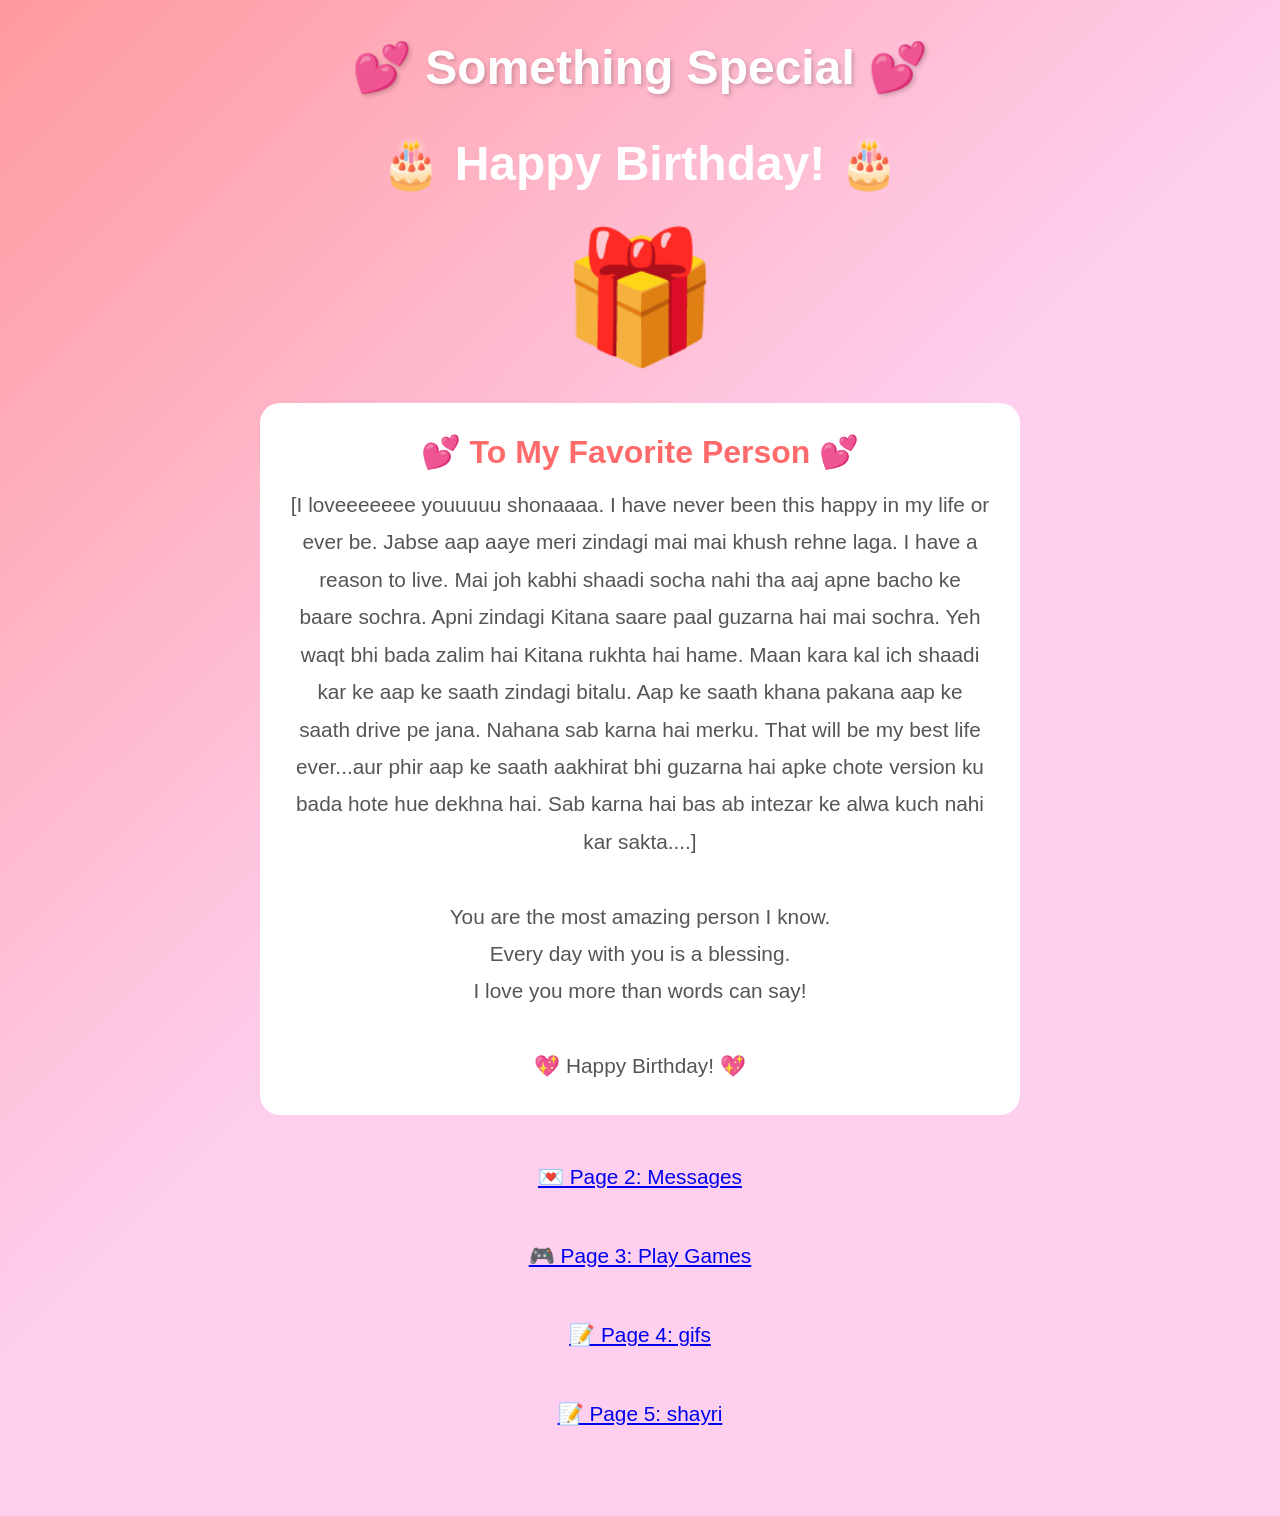
<file: index.html>
<!DOCTYPE html>
<html lang="en">
<head>
    <meta charset="UTF-8">
    <meta name="viewport" content="width=device-width, initial-scale=1.0">
    <title>🎉 Something Special...</title>
    <link rel="stylesheet" href="style.css">
    <style>
        .your-message {
            background: white;
            padding: 30px;
            border-radius: 20px;
            margin: 20px 0;
            text-align: center;
        }
        .your-message h2 {
            color: #ff6b6b;
            font-size: 2rem;
            margin-bottom: 15px;
        }
        .your-message p {
            color: #555;
            font-size: 1.3rem;
            line-height: 1.8;
        }
        .nav-buttons {
            display: flex;
            flex-direction: column;
            gap: 15px;
            margin: 30px 0;
        }
        .nav-btn {
            padding: 20px 40px;
            font-size: 1.3rem;
        }
    </style>
</head>
<body>
    <div class="container">
        <h1 class="title">💕 Something Special 💕</h1>
        
        <div id="countdown-section">
            <p class="subtitle">The surprise unlocks in...</p>
            <div class="countdown">
                <div class="time-block">
                    <span id="days">00</span>
                    <label>Days</label>
                </div>
                <div class="time-block">
                    <span id="hours">00</span>
                    <label>Hours</label>
                </div>
                <div class="time-block">
                    <span id="minutes">00</span>
                    <label>Minutes</label>
                </div>
                <div class="time-block">
                    <span id="seconds">00</span>
                    <label>Seconds</label>
                </div>
            </div>
        </div>

        <div id="locked-content">
            <p class="lock-message">🔒 This surprise is locked!</p>
        </div>

        <div id="unlocked-content" class="unlocked" style="display: none;">
            <h2>🎂 Happy Birthday! 🎂</h2>
            <div class="gift-box">🎁</div>
            
            <!-- ========== YOUR MESSAGE HERE ========== -->
            <div class="your-message">
                <h2>💕 To My Favorite Person 💕</h2>
                <p>
                    [I loveeeeeee youuuuu shonaaaa. I have never been this happy in my life or ever be. Jabse aap aaye meri zindagi mai mai khush rehne laga. I have a reason to live. Mai joh kabhi shaadi socha nahi tha aaj apne bacho ke baare sochra. Apni zindagi Kitana saare paal guzarna hai mai sochra. Yeh waqt bhi bada zalim hai Kitana rukhta hai hame. Maan kara kal ich shaadi kar ke aap ke saath zindagi bitalu. Aap ke saath khana pakana aap ke saath drive pe jana. Nahana sab karna hai merku. That will be my best life ever...aur phir aap ke saath aakhirat bhi guzarna hai apke chote version ku bada hote hue dekhna hai. Sab karna hai bas ab intezar ke alwa kuch nahi kar sakta....]<br><br>
                    You are the most amazing person I know.<br>
                    Every day with you is a blessing.<br>
                    I love you more than words can say!<br><br>
                    💖 Happy Birthday! 💖
                </p>
            </div>
            <!-- ======================================= -->
            
            <div class="nav-buttons">
                <a href="messages.html" class="btn nav-btn">💌 Page 2: Messages</a>
                <a href="interactive.html" class="btn nav-btn">🎮 Page 3: Play Games</a>
                <a href="gifs.html" class="btn nav-btn">📝 Page 4: gifs</a>
                <a href="shayri.html" class="btn nav-btn">📝 Page 5: shayri</a>
            </div>
        </div>
    </div>

    <script src="countdown.js"></script>
</body>
</html>
</file>
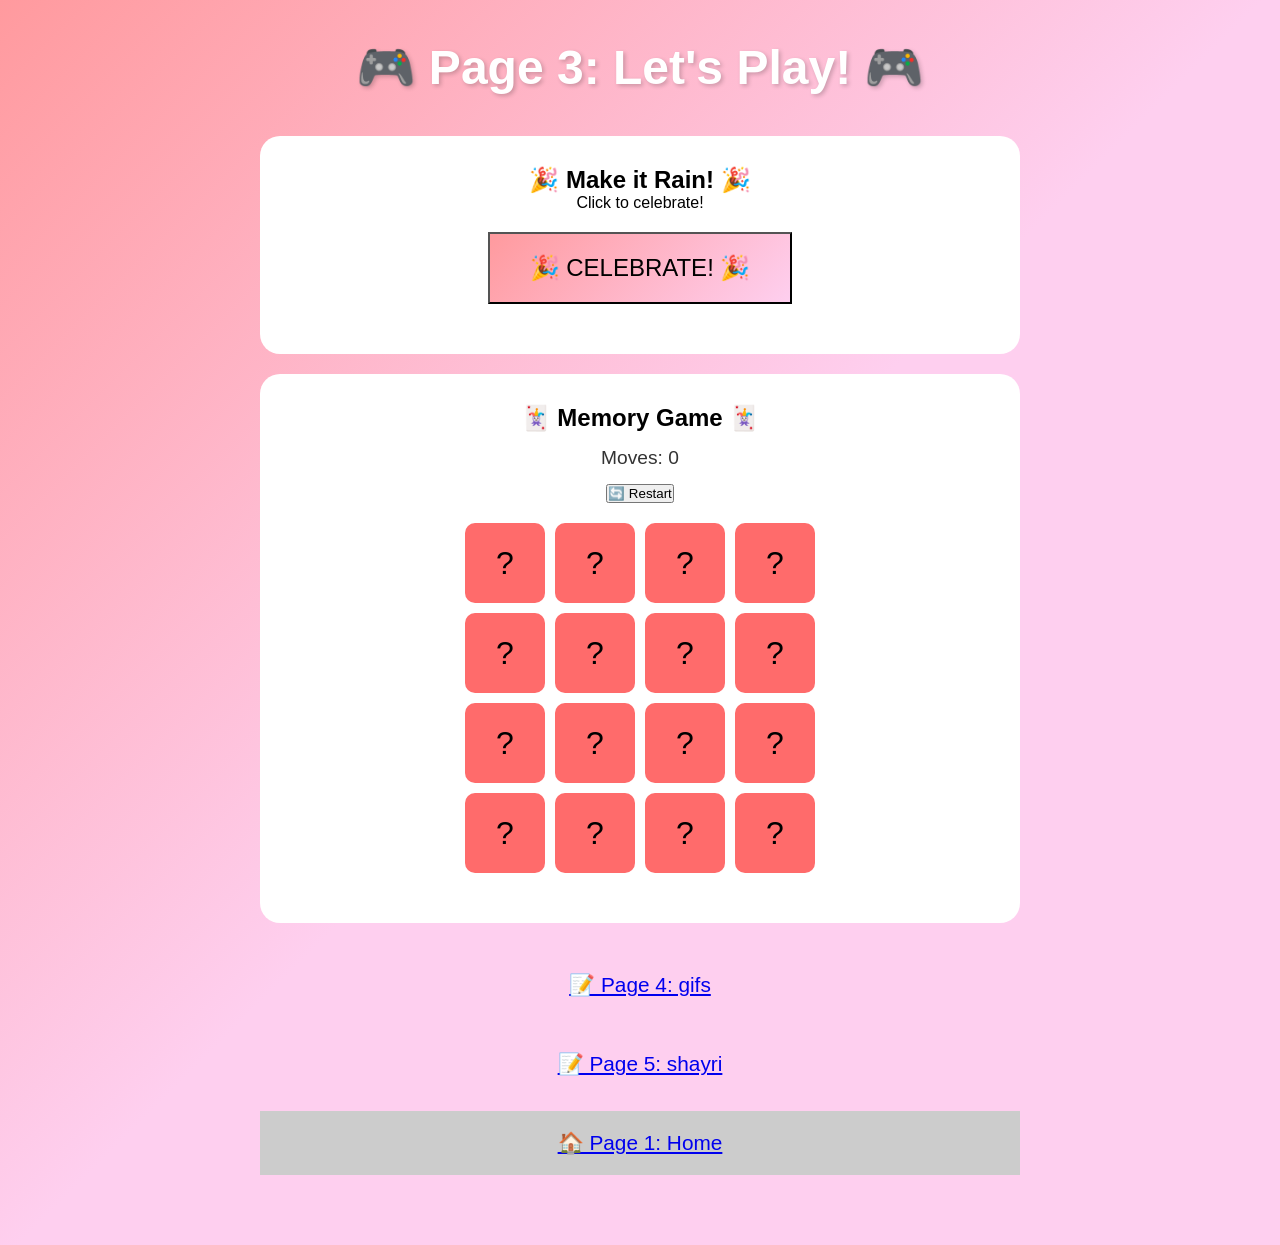
<file: interactive.html>
<!DOCTYPE html>
<html lang="en">
<head>
    <meta charset="UTF-8">
    <meta name="viewport" content="width=device-width, initial-scale=1.0">
    <title>🎮 Page 3: Games</title>
    <link rel="stylesheet" href="style.css">
    <style>
        .game-section {
            background: white;
            padding: 30px;
            border-radius: 20px;
            margin: 20px 0;
        }
        .confetti-btn {
            background: linear-gradient(135deg, #ff9a9e, #fecfef);
            font-size: 1.5rem;
            padding: 20px 40px;
            margin: 20px 0;
        }
        .confetti-btn:hover {
            transform: scale(1.1);
        }
        .moves {
            font-size: 1.2rem;
            color: #333;
            margin: 15px 0;
        }
        .memory-game {
            display: grid;
            grid-template-columns: repeat(4, 1fr);
            gap: 10px;
            max-width: 350px;
            margin: 20px auto;
        }
        .card {
            aspect-ratio: 1;
            background: #ff6b6b;
            border-radius: 10px;
            display: flex;
            align-items: center;
            justify-content: center;
            font-size: 2rem;
            cursor: pointer;
        }
        .card.flipped { background: white; }
        .card.matched { visibility: hidden; }
        .nav-buttons {
            display: flex;
            flex-direction: column;
            gap: 15px;
            margin: 30px 0;
        }
        .nav-btn {
            padding: 20px 40px;
            font-size: 1.3rem;
        }
    </style>
</head>
<body>
    <div class="container">
        <h1 class="title">🎮 Page 3: Let's Play! 🎮</h1>

        <div class="game-section">
            <h2>🎉 Make it Rain! 🎉</h2>
            <p>Click to celebrate!</p>
            <button class="confetti-btn" onclick="celebrate()">🎉 CELEBRATE! 🎉</button>
        </div>

        <div class="game-section">
            <h2>🃏 Memory Game 🃏</h2>
            <p class="moves">Moves: <span id="moves">0</span></p>
            <button class="btn" onclick="restartGame()">🔄 Restart</button>
            <div class="memory-game" id="memoryGame">
                <div class="card" data-value="🎂">?</div>
                <div class="card" data-value="🎈">?</div>
                <div class="card" data-value="💕">?</div>
                <div class="card" data-value="🎁">?</div>
                <div class="card" data-value="⭐">?</div>
                <div class="card" data-value="🌟">?</div>
                <div class="card" data-value="💖">?</div>
                <div class="card" data-value="🎉">?</div>
                <div class="card" data-value="🎂">?</div>
                <div class="card" data-value="🎈">?</div>
                <div class="card" data-value="💕">?</div>
                <div class="card" data-value="🎁">?</div>
                <div class="card" data-value="⭐">?</div>
                <div class="card" data-value="🌟">?</div>
                <div class="card" data-value="💖">?</div>
                <div class="card" data-value="🎉">?</div>
            </div>
        </div>
        
        <div class="nav-buttons">
            <a href="gifs.html" class="btn nav-btn">📝 Page 4: gifs</a>
            <a href="shayri.html" class="btn nav-btn">📝 Page 5: shayri</a>
            <a href="index.html" class="btn nav-btn" style="background: #ccc;">🏠 Page 1: Home</a>
        </div>
    </div>

    <script>
        let moves = 0, flippedCards = [], matchedPairs = 0;
        
        function celebrate() {
            for (let i = 0; i < 150; i++) {
                const c = document.createElement('div');
                c.style.cssText = `position:fixed;width:10px;height:10px;background:${['#ff6b6b','#feca57','#48dbfb','#ff9ff3'][Math.floor(Math.random()*4)]};left:${Math.random()*100}%;top:-20px;border-radius:50%;pointer-events:none;animation:fall ${2+Math.random()*2}s linear forwards`;
                document.body.appendChild(c);
                setTimeout(() => c.remove(), 4000);
            }
        }
        
        document.head.appendChild(Object.assign(document.createElement('style'), {textContent:'@keyframes fall{to{transform:translateY(100vh)rotate(720deg);opacity:0}'}));
        
        document.querySelectorAll('.card').forEach(card => card.onclick = () => flipCard(card));
        
        function flipCard(card) {
            if (flippedCards.length >= 2 || card.classList.contains('flipped') || card.classList.contains('matched')) return;
            card.classList.add('flipped');
            card.textContent = card.dataset.value;
            flippedCards.push(card);
            if (flippedCards.length === 2) {
                moves++;
                document.getElementById('moves').textContent = moves;
                checkMatch();
            }
        }
        
        function checkMatch() {
            const [c1, c2] = flippedCards;
            if (c1.dataset.value === c2.dataset.value) {
                c1.classList.add('matched');
                c2.classList.add('matched');
                matchedPairs++;
                flippedCards = [];
                if (matchedPairs === 8) setTimeout(celebrate, 500);
            } else {
                setTimeout(() => { c1.classList.remove('flipped');c2.classList.remove('flipped');c1.textContent='?';c2.textContent='?';flippedCards=[]; }, 1000);
            }
        }
        
        function restartGame() {
            moves = matchedPairs = 0;
            flippedCards = [];
            document.getElementById('moves').textContent = '0';
            document.querySelectorAll('.card').forEach(c => { c.classList.remove('flipped','matched'); c.textContent='?'; });
        }
    </script>
</body>
</html>
</file>
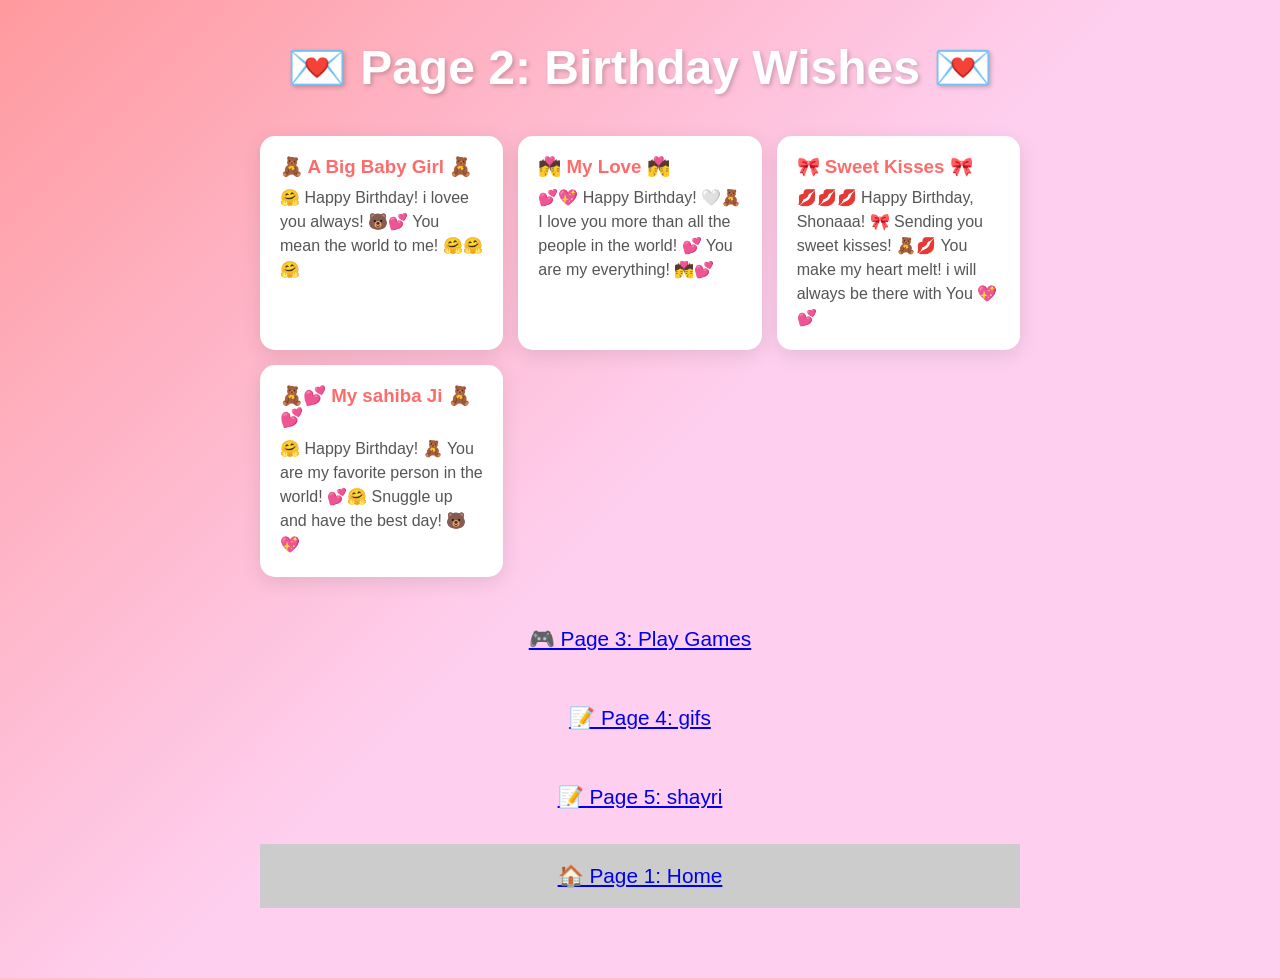
<file: messages.html>
<!DOCTYPE html>
<html lang="en">
<head>
    <meta charset="UTF-8">
    <meta name="viewport" content="width=device-width, initial-scale=1.0">
    <title>💌 Page 2: Messages</title>
    <link rel="stylesheet" href="style.css">
    <style>
        .messages-grid {
            display: grid;
            grid-template-columns: repeat(auto-fit, minmax(220px, 1fr));
            gap: 15px;
            margin: 30px 0;
        }
        .message-card {
            background: white;
            padding: 20px;
            border-radius: 15px;
            box-shadow: 0 5px 20px rgba(0,0,0,0.1);
            text-align: left;
        }
        .message-card h3 {
            color: #ff6b6b;
            margin-bottom: 8px;
        }
        .message-card p {
            color: #555;
            line-height: 1.5;
        }
        .nav-buttons {
            display: flex;
            flex-direction: column;
            gap: 15px;
            margin: 30px 0;
        }
        .nav-btn {
            padding: 20px 40px;
            font-size: 1.3rem;
        }
    </style>
</head>
<body>
    <div class="container">
        <h1 class="title">💌 Page 2: Birthday Wishes 💌</h1>
        
        <div class="messages-grid">
            <div class="message-card">
                <h3>🧸 A Big Baby Girl 🧸</h3>
                <p>🤗 Happy Birthday! i lovee you always! 🐻💕 You mean the world to me! 🤗🤗🤗</p>
            </div>
            <div class="message-card">
                <h3>💏 My Love 💏</h3>
                <p>💕💖 Happy Birthday! 🤍🧸 I love you more than all the people in the world! 💕 You are my everything! 💏💕</p>
            </div>
            <div class="message-card">
                <h3>🎀 Sweet Kisses 🎀</h3>
                <p>💋💋💋 Happy Birthday, Shonaaa! 🎀 Sending you sweet kisses! 🧸💋 You make my heart melt! i will always be there with You  💖💕</p>
            </div>
            <div class="message-card">
                <h3>🧸💕 My sahiba Ji 🧸💕</h3>
                <p>🤗 Happy Birthday! 🧸 You are my favorite person in the world! 💕🤗 Snuggle up and have the best day! 🐻💖</p>
            </div>
        </div>
        
        <div class="nav-buttons">
            <a href="interactive.html" class="btn nav-btn">🎮 Page 3: Play Games</a>
            <a href="gifs.html" class="btn nav-btn">📝 Page 4: gifs</a>
            <a href="shayri.html" class="btn nav-btn">📝 Page 5: shayri</a>
            <a href="index.html" class="btn nav-btn" style="background: #ccc;">🏠 Page 1: Home</a>
        </div>
    </div>
</body>
</html>
</file>
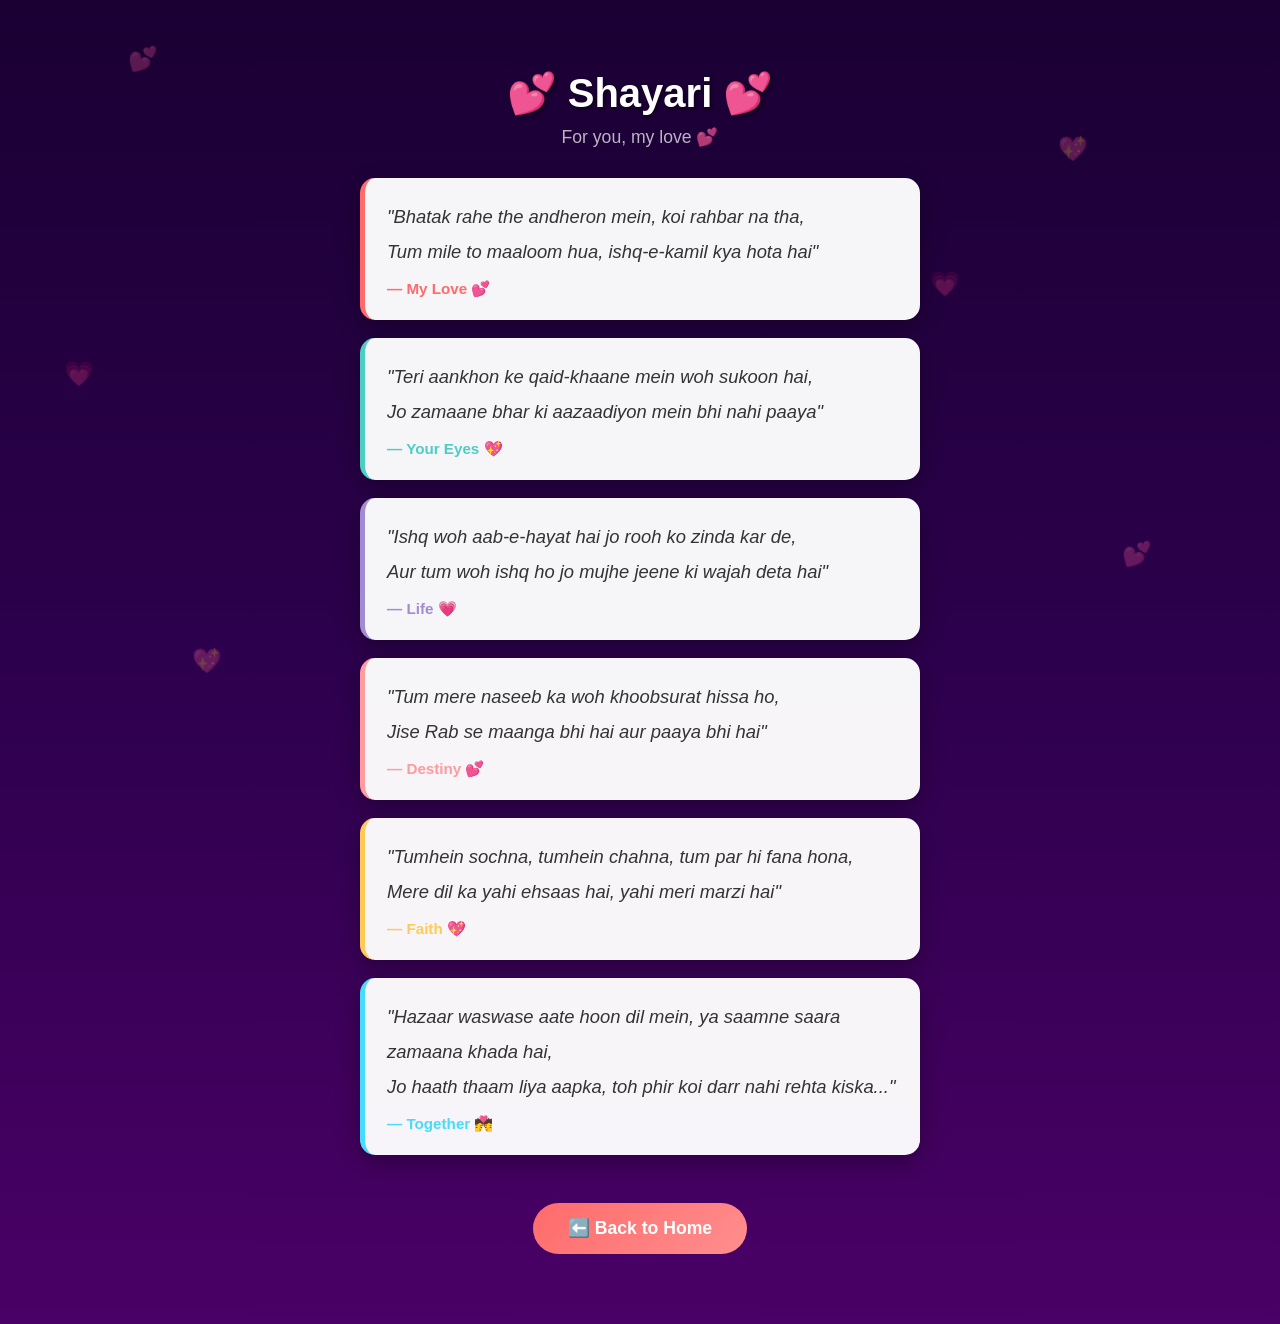
<file: shayri.html>
<!DOCTYPE html>
<html lang="en">
<head>
    <meta charset="UTF-8">
    <meta name="viewport" content="width=device-width, initial-scale=1.0">
    <title>💕 Shayari</title>
    <link rel="stylesheet" href="style.css">
    <style>
        body {
            font-family: 'Arial', sans-serif;
            min-height: 100vh;
            background: linear-gradient(180deg, #1a0033 0%, #2d004d 50%, #4a0066 100%);
            padding: 30px 20px;
        }
        
        .container {
            max-width: 600px;
            margin: 0 auto;
            text-align: center;
        }
        
        h1 {
            color: white;
            font-size: 2.5rem;
            margin-bottom: 10px;
            text-shadow: 2px 2px 4px rgba(0,0,0,0.5);
        }
        
        .subtitle {
            color: white;
            opacity: 0.7;
            margin-bottom: 30px;
            font-size: 1.1rem;
        }
        
        /* Floating hearts */
        .hearts {
            position: fixed;
            top: 0;
            left: 0;
            width: 100%;
            height: 100%;
            pointer-events: none;
            z-index: 0;
        }
        
        .hearts span {
            position: absolute;
            opacity: 0.3;
            font-size: 1.5rem;
            animation: float 3s ease-in-out infinite;
        }
        
        .hearts span:nth-child(1) { top: 5%; left: 10%; animation-delay: 0s; }
        .hearts span:nth-child(2) { top: 15%; right: 15%; animation-delay: 0.5s; }
        .hearts span:nth-child(3) { top: 40%; left: 5%; animation-delay: 1s; }
        .hearts span:nth-child(4) { top: 60%; right: 10%; animation-delay: 1.5s; }
        .hearts span:nth-child(5) { bottom: 25%; left: 15%; animation-delay: 2s; }
        .hearts span:nth-child(6) { top: 30%; right: 25%; animation-delay: 2.5s; }
        
        @keyframes float {
            0%, 100% { transform: translateY(0); }
            50% { transform: translateY(-15px); }
        }
        
        /* Shayari cards */
        .shayari-list {
            position: relative;
            z-index: 1;
            text-align: left;
        }
        
        .shayari-card {
            background: rgba(255,255,255,0.96);
            border-radius: 15px;
            padding: 22px;
            margin-bottom: 18px;
            border-left: 5px solid #ff6b6b;
            box-shadow: 0 8px 25px rgba(0,0,0,0.3);
        }
        
        .shayari-card:nth-child(2) { border-left-color: #4ecdc4; }
        .shayari-card:nth-child(3) { border-left-color: #a18cd1; }
        .shayari-card:nth-child(4) { border-left-color: #ff9a9e; }
        .shayari-card:nth-child(5) { border-left-color: #feca57; }
        .shayari-card:nth-child(6) { border-left-color: #48dbfb; }
        
        .shayari-card p {
            color: #333;
            font-size: 1.15rem;
            font-style: italic;
            line-height: 1.9;
            margin-bottom: 10px;
        }
        
        .shayari-card span {
            color: #ff6b6b;
            font-weight: bold;
            font-size: 0.95rem;
        }
        
        .shayari-card:nth-child(2) span { color: #4ecdc4; }
        .shayari-card:nth-child(3) span { color: #a18cd1; }
        .shayari-card:nth-child(4) span { color: #ff9a9e; }
        .shayari-card:nth-child(5) span { color: #feca57; }
        .shayari-card:nth-child(6) span { color: #48dbfb; }
        
        /* Back button */
        .back-btn {
            display: inline-block;
            margin-top: 30px;
            padding: 15px 35px;
            background: linear-gradient(135deg, #ff6b6b, #ff8e8e);
            color: white;
            text-decoration: none;
            border-radius: 50px;
            font-size: 1.1rem;
            font-weight: bold;
            transition: all 0.3s;
        }
        
        .back-btn:hover {
            transform: translateY(-3px);
            box-shadow: 0 10px 20px rgba(255,107,107,0.4);
        }
    </style>
</head>
<body>
    <!-- Floating hearts decoration -->
    <div class="hearts">
        <span>💕</span>
        <span>💖</span>
        <span>💗</span>
        <span>💕</span>
        <span>💖</span>
        <span>💗</span>
    </div>
    
    <div class="container">
        <h1>💕 Shayari 💕</h1>
        <p class="subtitle">For you, my love 💕</p>
        
        <div class="shayari-list">
            <!-- Shayari 1 -->
            <div class="shayari-card">
                <p>"Bhatak rahe the andheron mein, koi rahbar na tha,<br>
                Tum mile to maaloom hua, ishq-e-kamil kya hota hai"</p>
                <span>— My Love 💕</span>
            </div>
            
            <!-- Shayari 2 -->
            <div class="shayari-card">
                <p>"Teri aankhon ke qaid-khaane mein woh sukoon hai,<br>
                Jo zamaane bhar ki aazaadiyon mein bhi nahi paaya"</p>
                <span>— Your Eyes 💖</span>
            </div>
            
            <!-- Shayari 3 -->
            <div class="shayari-card">
                <p>"Ishq woh aab-e-hayat hai jo rooh ko zinda kar de,<br>
                Aur tum woh ishq ho jo mujhe jeene ki wajah deta hai"</p>
                <span>— Life 💗</span>
            </div>
            
            <!-- Shayari 4 -->
            <div class="shayari-card">
                <p>"Tum mere naseeb ka woh khoobsurat hissa ho,<br>
                Jise Rab se maanga bhi hai aur paaya bhi hai"</p>
                <span>— Destiny 💕</span>
            </div>
            
            <!-- Shayari 5 -->
            <div class="shayari-card">
                <p>"Tumhein sochna, tumhein chahna, tum par hi fana hona,<br>
                Mere dil ka yahi ehsaas hai, yahi meri marzi hai"</p>
                <span>— Faith 💖</span>
            </div>
            
            <!-- Shayari 6 -->
            <div class="shayari-card">
                <p>"Hazaar waswase aate hoon dil mein, ya saamne saara zamaana khada hai,<br>
                Jo haath thaam liya aapka, toh phir koi darr nahi rehta kiska..."</p>
                <span>— Together 💏</span>
            </div>
        </div>
        
        <a href="index.html" class="back-btn">⬅️ Back to Home</a>
    </div>
</body>
</html>
</file>
<file: style.css>
* {
    margin: 0;
    padding: 0;
    box-sizing: border-box;
}

body {
    font-family: 'Arial', sans-serif;
    min-height: 100vh;
    background: linear-gradient(135deg, #ff9a9e 0%, #fecfef 50%, #fecfef 100%);
}

.container {
    max-width: 800px;
    margin: 0 auto;
    padding: 40px 20px;
    text-align: center;
}

.title {
    font-size: 3rem;
    color: #fff;
    text-shadow: 2px 2px 4px rgba(0,0,0,0.2);
    margin-bottom: 40px;
}

.subtitle {
    font-size: 1.5rem;
    color: #fff;
    margin-bottom: 20px;
}

.countdown {
    display: flex;
    justify-content: center;
    gap: 20px;
    margin-bottom: 40px;
}

.time-block {
    background: rgba(255,255,255,0.9);
    padding: 20px;
    border-radius: 15px;
    min-width: 80px;
}

.time-block span {
    display: block;
    font-size: 2.5rem;
    font-weight: bold;
    color: #ff6b6b;
}

.time-block label {
    font-size: 0.9rem;
    color: #666;
    text-transform: uppercase;
}

.lock-message {
    font-size: 1.5rem;
    color: #fff;
    background: rgba(0,0,0,0.2);
    padding: 20px;
    border-radius: 10px;
}

.unlocked h2 {
    font-size: 3rem;
    color: #fff;
}

.gift-box {
    font-size: 8rem;
    margin: 30px 0;
}
</file>
